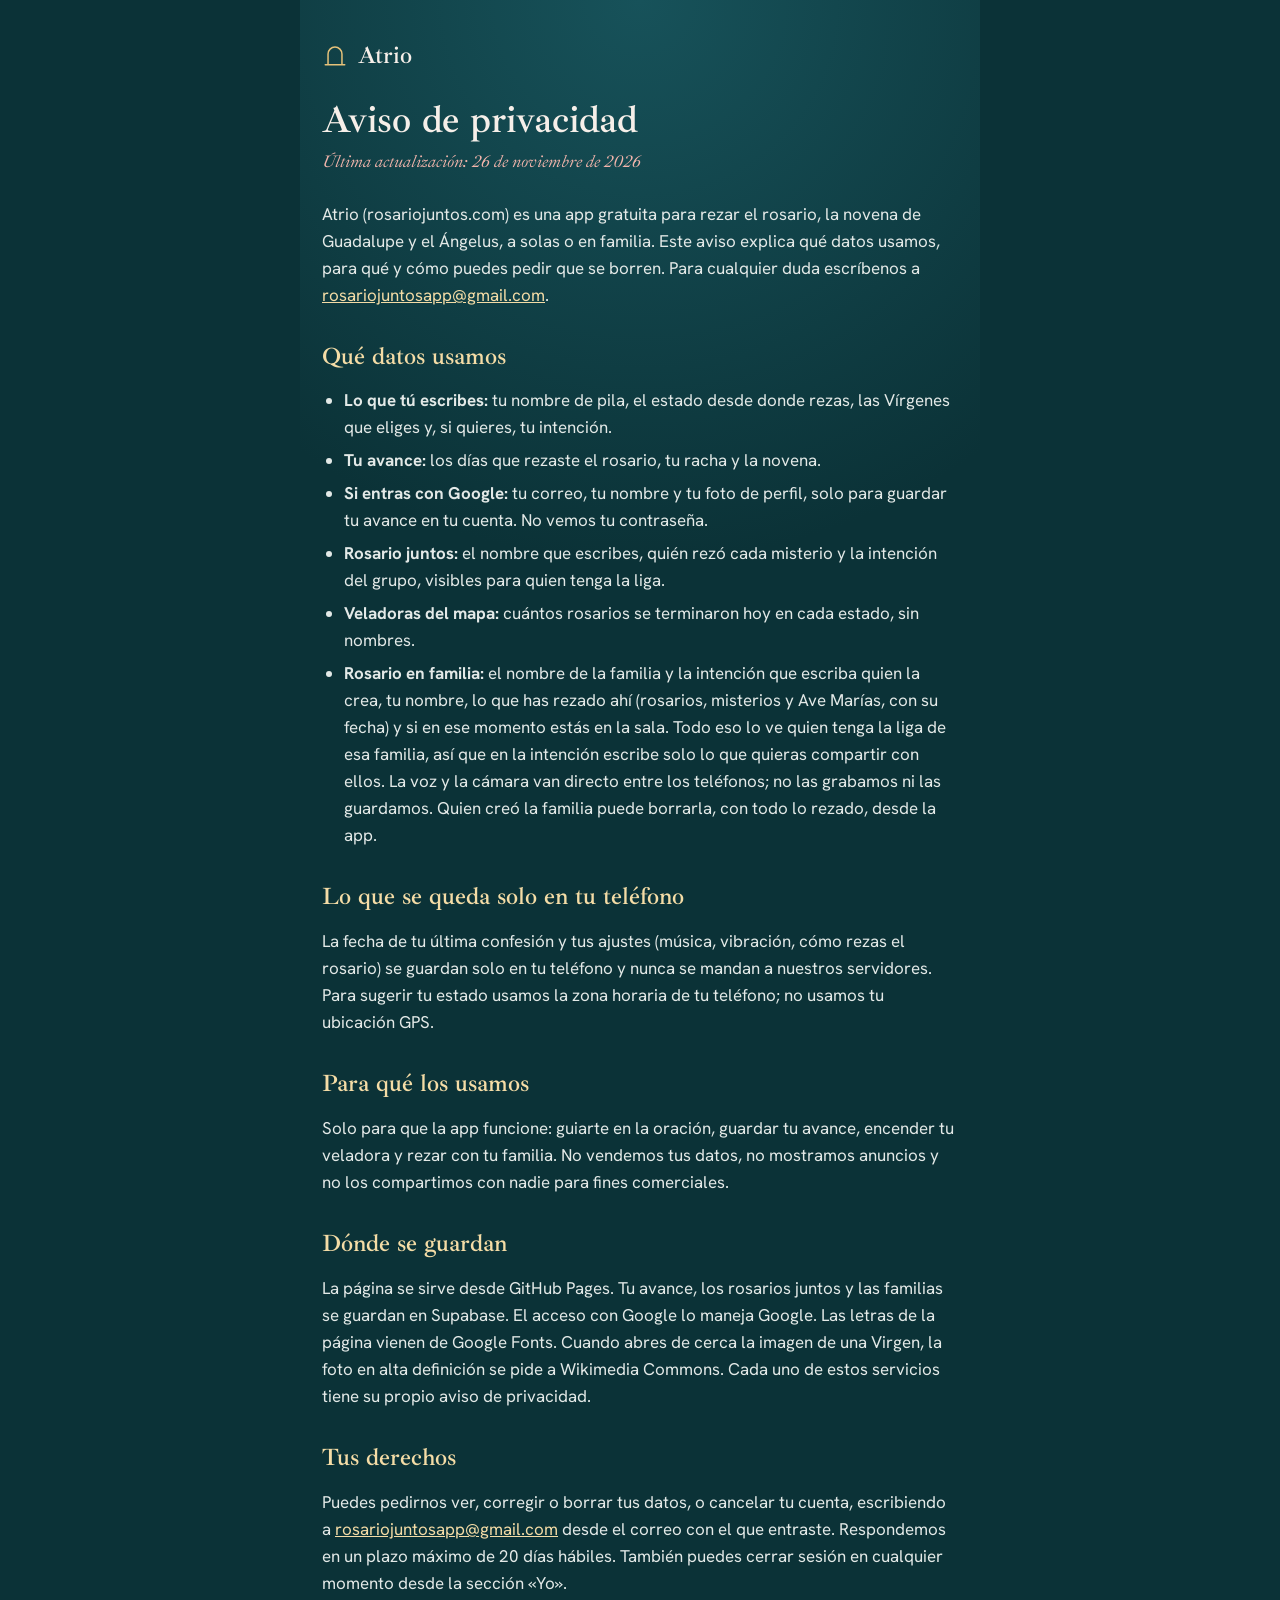
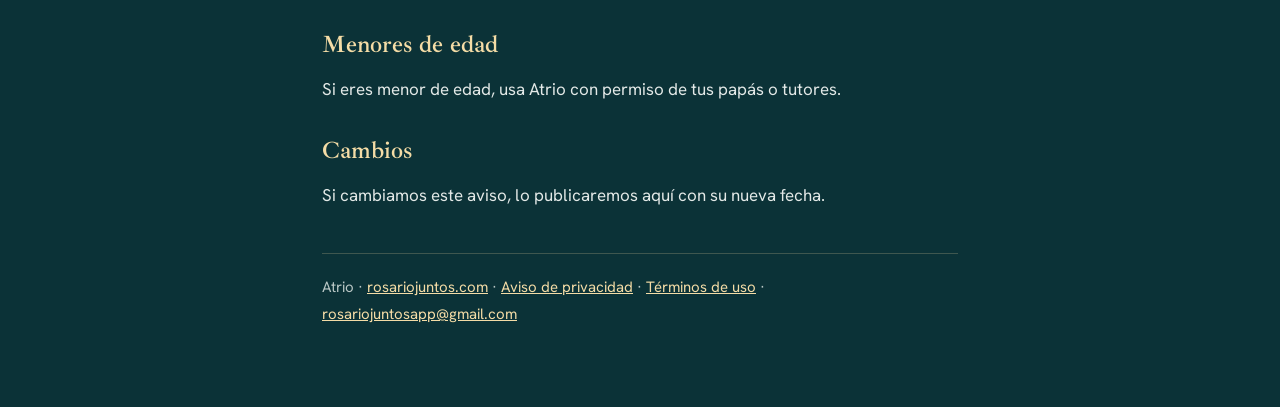
<file: privacidad/index.html>
<!DOCTYPE html>
<html lang="es"><head><meta charset="utf-8"><meta name="viewport" content="width=device-width, initial-scale=1"><meta name="theme-color" content="#0B3237">
<title>Aviso de privacidad · Atrio</title><meta name="description" content="Qué datos usa Atrio, para qué y cómo pedir que se borren."><link rel="icon" type="image/png" href="/icon-192.png">
<link rel="stylesheet" href="https://fonts.googleapis.com/css2?family=Hanken+Grotesk:wght@400;600&family=Ibarra+Real+Nova:ital,wght@0,600;1,500&display=swap">
<style>*{box-sizing:border-box}html,body{margin:0;background:#0B3237}body{font-family:'Hanken Grotesk',system-ui,-apple-system,'Segoe UI',Roboto,sans-serif;color:#F6EFE9;-webkit-font-smoothing:antialiased}
main{max-width:680px;margin:0 auto;padding:40px 22px 64px;background:radial-gradient(120% 40% at 50% 0%,#17525A 0%,#0B3237 70%)}
a{color:#F4DCA6}.top{display:flex;align-items:center;gap:10px;text-decoration:none;color:#F6EFE9;font-family:'Ibarra Real Nova',Georgia,serif;font-size:24px;font-weight:600}
h1{font-family:'Ibarra Real Nova',Georgia,serif;font-weight:600;font-size:38px;line-height:44px;margin:28px 0 6px}
.f{font-family:'Ibarra Real Nova',Georgia,serif;font-style:italic;color:#F2B5AC;font-size:17px;margin:0 0 26px}
h2{font-family:'Ibarra Real Nova',Georgia,serif;font-weight:600;font-size:24px;line-height:30px;margin:32px 0 8px;color:#F4DCA6}
p,li{font-size:17px;line-height:27px;color:#E3E9E7}ul{padding-left:22px}li{margin:6px 0}
.pie{margin-top:44px;padding-top:20px;border-top:1px solid rgba(244,220,166,.22);font-size:15px;color:#B9C7C5}</style></head><body><main>
<a class="top" href="/"><svg width="26" height="26" viewBox="0 0 28 28" fill="none" aria-hidden="true"><path d="M6.5 24.5V13a7.5 7.5 0 0 1 15 0v11.5M3.5 24.5h21" stroke="#E6C27A" stroke-width="1.6" stroke-linecap="round"/></svg>Atrio</a>

<h1>Aviso de privacidad</h1><p class="f">Última actualización: 26 de noviembre de 2026</p>
<p>Atrio (rosariojuntos.com) es una app gratuita para rezar el rosario, la novena de Guadalupe y el Ángelus, a solas o en familia. Este aviso explica qué datos usamos, para qué y cómo puedes pedir que se borren. Para cualquier duda escríbenos a <a href="mailto:rosariojuntosapp@gmail.com">rosariojuntosapp@gmail.com</a>.</p>
<h2>Qué datos usamos</h2>
<ul>
<li><b>Lo que tú escribes:</b> tu nombre de pila, el estado desde donde rezas, las Vírgenes que eliges y, si quieres, tu intención.</li>
<li><b>Tu avance:</b> los días que rezaste el rosario, tu racha y la novena.</li>
<li><b>Si entras con Google:</b> tu correo, tu nombre y tu foto de perfil, solo para guardar tu avance en tu cuenta. No vemos tu contraseña.</li>
<li><b>Rosario juntos:</b> el nombre que escribes, quién rezó cada misterio y la intención del grupo, visibles para quien tenga la liga.</li>
<li><b>Veladoras del mapa:</b> cuántos rosarios se terminaron hoy en cada estado, sin nombres.</li>
<li><b>Rosario en familia:</b> el nombre de la familia y la intención que escriba quien la crea, tu nombre, lo que has rezado ahí (rosarios, misterios y Ave Marías, con su fecha) y si en ese momento estás en la sala. Todo eso lo ve quien tenga la liga de esa familia, así que en la intención escribe solo lo que quieras compartir con ellos. La voz y la cámara van directo entre los teléfonos; no las grabamos ni las guardamos. Quien creó la familia puede borrarla, con todo lo rezado, desde la app.</li>
</ul>
<h2>Lo que se queda solo en tu teléfono</h2>
<p>La fecha de tu última confesión y tus ajustes (música, vibración, cómo rezas el rosario) se guardan solo en tu teléfono y nunca se mandan a nuestros servidores. Para sugerir tu estado usamos la zona horaria de tu teléfono; no usamos tu ubicación GPS.</p>
<h2>Para qué los usamos</h2>
<p>Solo para que la app funcione: guiarte en la oración, guardar tu avance, encender tu veladora y rezar con tu familia. No vendemos tus datos, no mostramos anuncios y no los compartimos con nadie para fines comerciales.</p>
<h2>Dónde se guardan</h2>
<p>La página se sirve desde GitHub Pages. Tu avance, los rosarios juntos y las familias se guardan en Supabase. El acceso con Google lo maneja Google. Las letras de la página vienen de Google Fonts. Cuando abres de cerca la imagen de una Virgen, la foto en alta definición se pide a Wikimedia Commons. Cada uno de estos servicios tiene su propio aviso de privacidad.</p>
<h2>Tus derechos</h2>
<p>Puedes pedirnos ver, corregir o borrar tus datos, o cancelar tu cuenta, escribiendo a <a href="mailto:rosariojuntosapp@gmail.com">rosariojuntosapp@gmail.com</a> desde el correo con el que entraste. Respondemos en un plazo máximo de 20 días hábiles. También puedes cerrar sesión en cualquier momento desde la sección «Yo».</p>
<h2>Menores de edad</h2>
<p>Si eres menor de edad, usa Atrio con permiso de tus papás o tutores.</p>
<h2>Cambios</h2>
<p>Si cambiamos este aviso, lo publicaremos aquí con su nueva fecha.</p>

<p class="pie">Atrio · <a href="/">rosariojuntos.com</a> · <a href="/privacidad/">Aviso de privacidad</a> · <a href="/terminos/">Términos de uso</a> · <a href="mailto:rosariojuntosapp@gmail.com">rosariojuntosapp@gmail.com</a></p>
</main></body></html>
</file>
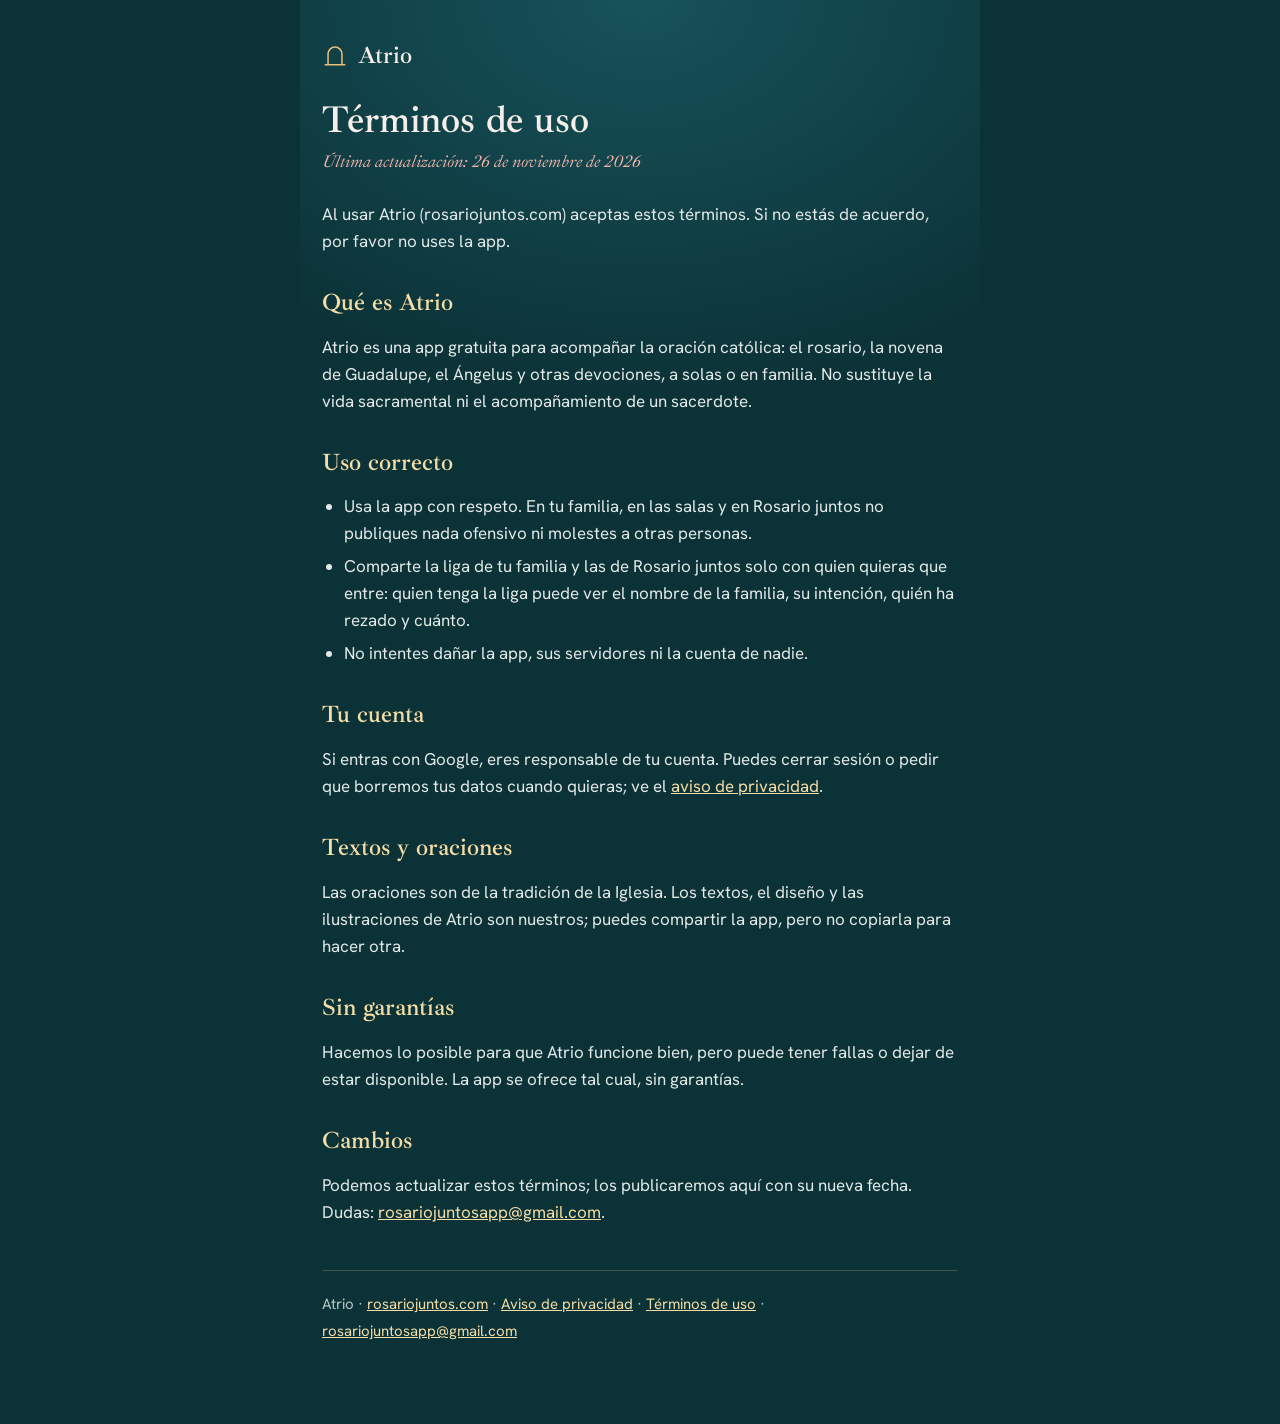
<file: terminos/index.html>
<!DOCTYPE html>
<html lang="es"><head><meta charset="utf-8"><meta name="viewport" content="width=device-width, initial-scale=1"><meta name="theme-color" content="#0B3237">
<title>Términos de uso · Atrio</title><meta name="description" content="Las condiciones para usar Atrio."><link rel="icon" type="image/png" href="/icon-192.png">
<link rel="stylesheet" href="https://fonts.googleapis.com/css2?family=Hanken+Grotesk:wght@400;600&family=Ibarra+Real+Nova:ital,wght@0,600;1,500&display=swap">
<style>*{box-sizing:border-box}html,body{margin:0;background:#0B3237}body{font-family:'Hanken Grotesk',system-ui,-apple-system,'Segoe UI',Roboto,sans-serif;color:#F6EFE9;-webkit-font-smoothing:antialiased}
main{max-width:680px;margin:0 auto;padding:40px 22px 64px;background:radial-gradient(120% 40% at 50% 0%,#17525A 0%,#0B3237 70%)}
a{color:#F4DCA6}.top{display:flex;align-items:center;gap:10px;text-decoration:none;color:#F6EFE9;font-family:'Ibarra Real Nova',Georgia,serif;font-size:24px;font-weight:600}
h1{font-family:'Ibarra Real Nova',Georgia,serif;font-weight:600;font-size:38px;line-height:44px;margin:28px 0 6px}
.f{font-family:'Ibarra Real Nova',Georgia,serif;font-style:italic;color:#F2B5AC;font-size:17px;margin:0 0 26px}
h2{font-family:'Ibarra Real Nova',Georgia,serif;font-weight:600;font-size:24px;line-height:30px;margin:32px 0 8px;color:#F4DCA6}
p,li{font-size:17px;line-height:27px;color:#E3E9E7}ul{padding-left:22px}li{margin:6px 0}
.pie{margin-top:44px;padding-top:20px;border-top:1px solid rgba(244,220,166,.22);font-size:15px;color:#B9C7C5}</style></head><body><main>
<a class="top" href="/"><svg width="26" height="26" viewBox="0 0 28 28" fill="none" aria-hidden="true"><path d="M6.5 24.5V13a7.5 7.5 0 0 1 15 0v11.5M3.5 24.5h21" stroke="#E6C27A" stroke-width="1.6" stroke-linecap="round"/></svg>Atrio</a>

<h1>Términos de uso</h1><p class="f">Última actualización: 26 de noviembre de 2026</p>
<p>Al usar Atrio (rosariojuntos.com) aceptas estos términos. Si no estás de acuerdo, por favor no uses la app.</p>
<h2>Qué es Atrio</h2>
<p>Atrio es una app gratuita para acompañar la oración católica: el rosario, la novena de Guadalupe, el Ángelus y otras devociones, a solas o en familia. No sustituye la vida sacramental ni el acompañamiento de un sacerdote.</p>
<h2>Uso correcto</h2>
<ul>
<li>Usa la app con respeto. En tu familia, en las salas y en Rosario juntos no publiques nada ofensivo ni molestes a otras personas.</li>
<li>Comparte la liga de tu familia y las de Rosario juntos solo con quien quieras que entre: quien tenga la liga puede ver el nombre de la familia, su intención, quién ha rezado y cuánto.</li>
<li>No intentes dañar la app, sus servidores ni la cuenta de nadie.</li>
</ul>
<h2>Tu cuenta</h2>
<p>Si entras con Google, eres responsable de tu cuenta. Puedes cerrar sesión o pedir que borremos tus datos cuando quieras; ve el <a href="/privacidad/">aviso de privacidad</a>.</p>
<h2>Textos y oraciones</h2>
<p>Las oraciones son de la tradición de la Iglesia. Los textos, el diseño y las ilustraciones de Atrio son nuestros; puedes compartir la app, pero no copiarla para hacer otra.</p>
<h2>Sin garantías</h2>
<p>Hacemos lo posible para que Atrio funcione bien, pero puede tener fallas o dejar de estar disponible. La app se ofrece tal cual, sin garantías.</p>
<h2>Cambios</h2>
<p>Podemos actualizar estos términos; los publicaremos aquí con su nueva fecha. Dudas: <a href="mailto:rosariojuntosapp@gmail.com">rosariojuntosapp@gmail.com</a>.</p>

<p class="pie">Atrio · <a href="/">rosariojuntos.com</a> · <a href="/privacidad/">Aviso de privacidad</a> · <a href="/terminos/">Términos de uso</a> · <a href="mailto:rosariojuntosapp@gmail.com">rosariojuntosapp@gmail.com</a></p>
</main></body></html>
</file>
